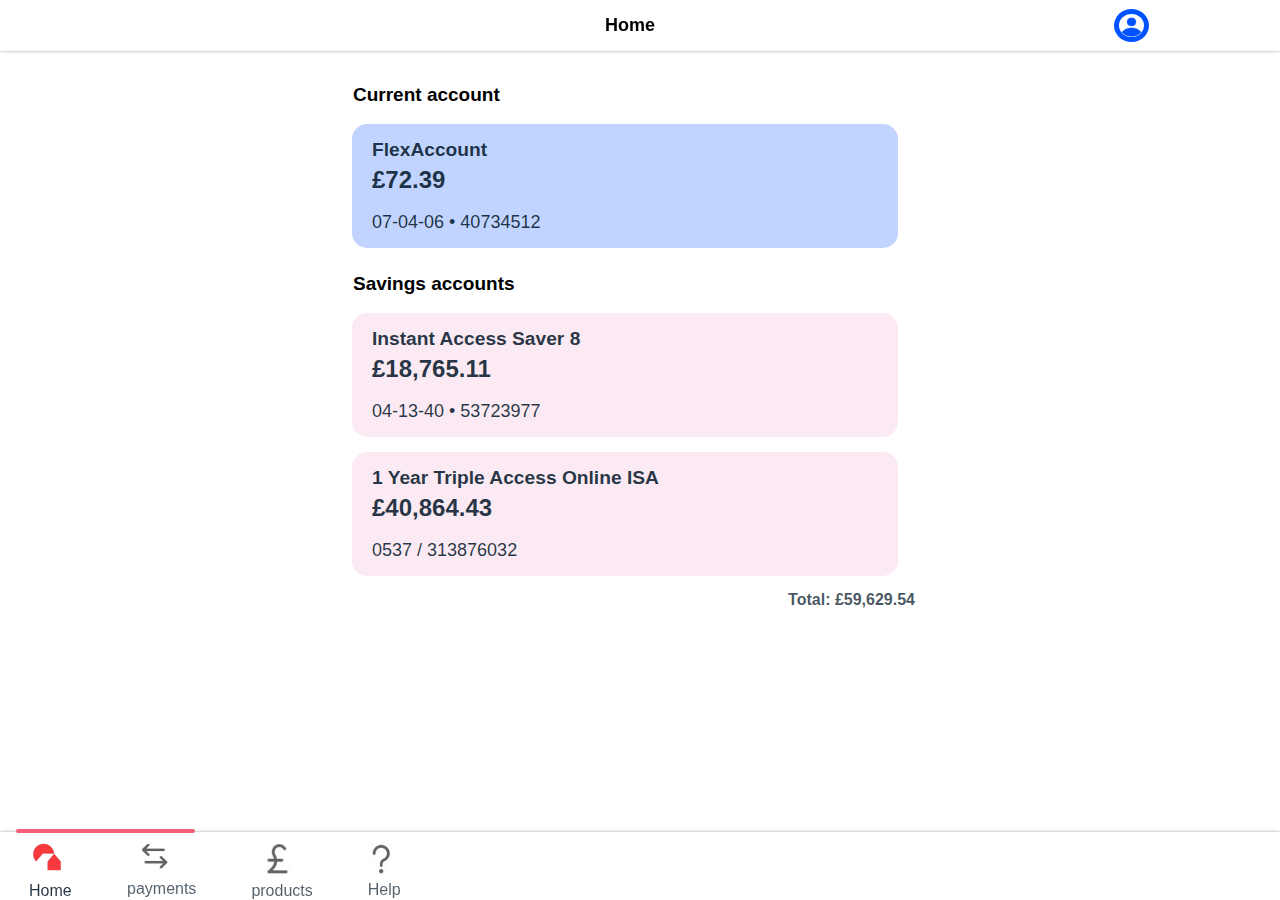
<file: index.html>
<!DOCTYPE html>
<html lang="en">
<head>
    <meta charset="UTF-8">
    <meta name="viewport" content="width=device-width, initial-scale=1.0">
    <link rel="stylesheet" href="sty.css">
    <title>Home</title>
</head>
<body>
    <!-- Navbar أعلى -->
    <nav class="navbar top-navbar">
        <ul>
            <li style="text-align: center;"><a href="#">Home</a></li>
            <li  style="padding-top: 10px;"> <a> <img class="top" src="user.png" alt=""></a></li>


        </ul>
        
       


    </nav><br>
   
    <section>
        <h2>Current account</h2>
        <div class="account-card blue-card">
            <p class="account-title">FlexAccount</p>
            <p class="account-balance">£72.39</p>
            <p class="history">07-04-06 • 40734512</p>
        </div>

        <h2 style="padding-top: 10px">Savings accounts</h2>
        <div class="account-card pink-card">
            <p class="account-title">Instant Access Saver 8</p>
            <p class="account-balance">£18,765.11</p>
            <p class="history">04-13-40 • 53723977</p>

        </div>
        <div class="account-card pink-card">
            <p class="account-title"><a style="color: #001427d9;text-decoration: none;" href="next.html">1 Year Triple Access Online ISA</a> </p>
            <p class="account-balance">£40,864.43</p>
            <p style="color: #001427d9 !important;" class="history">0537 / 313876032</p>

        </div>
        <p style="text-align: end ;padding-right: 25px; color: #001427ba ;  font-weight: bold;">Total: £59,629.54</p>
    </section>

    <!-- Navbar أسفل -->
    <nav class="navbar bottom-navbar">
        <ul>
            <li class="nav-item active" style="padding-left: 10px;"><a class="nav-link" href="#"><img style="width: 50px;" src="WhatsApp_Image_2024-11-16_at_10.46.48_a5d3ece4-removebg-preview.png" alt=""></a><p style="padding-left: 7px;color: #001427d9 !important;">Home</p ></li>
            <li style="padding-left: 35px;"><a style="padding-right: 8px;"  href="https://www.nationwide.co.uk/help/payments/"><img style="width: 26px;padding-top: 12px;margin-left: 15px;" src="Screenshot 2024-11-18 110300.png" alt=""></a><p style="padding-top: 11px;">payments</p></li>
            <li class="prod"><a style="padding-right: 8px;" href="https://www.nationwide-intermediary.co.uk/products"><img style="width: 25px;padding-top: 12px;margin-left: 15px;" src="str.png" alt=""></a><p  style="padding-top: 7px;">products</p></li>
            <li class="help" ><a style="padding-right: 8px;" href="https://www.nationwide.co.uk/help/"><img style="width: 25px ;padding-top: 10px;" src="qu.png" alt=""></a><p style="padding-top: 6px;">Help</p></li>
        </ul>
    </nav>
</body>
</html>
</file>
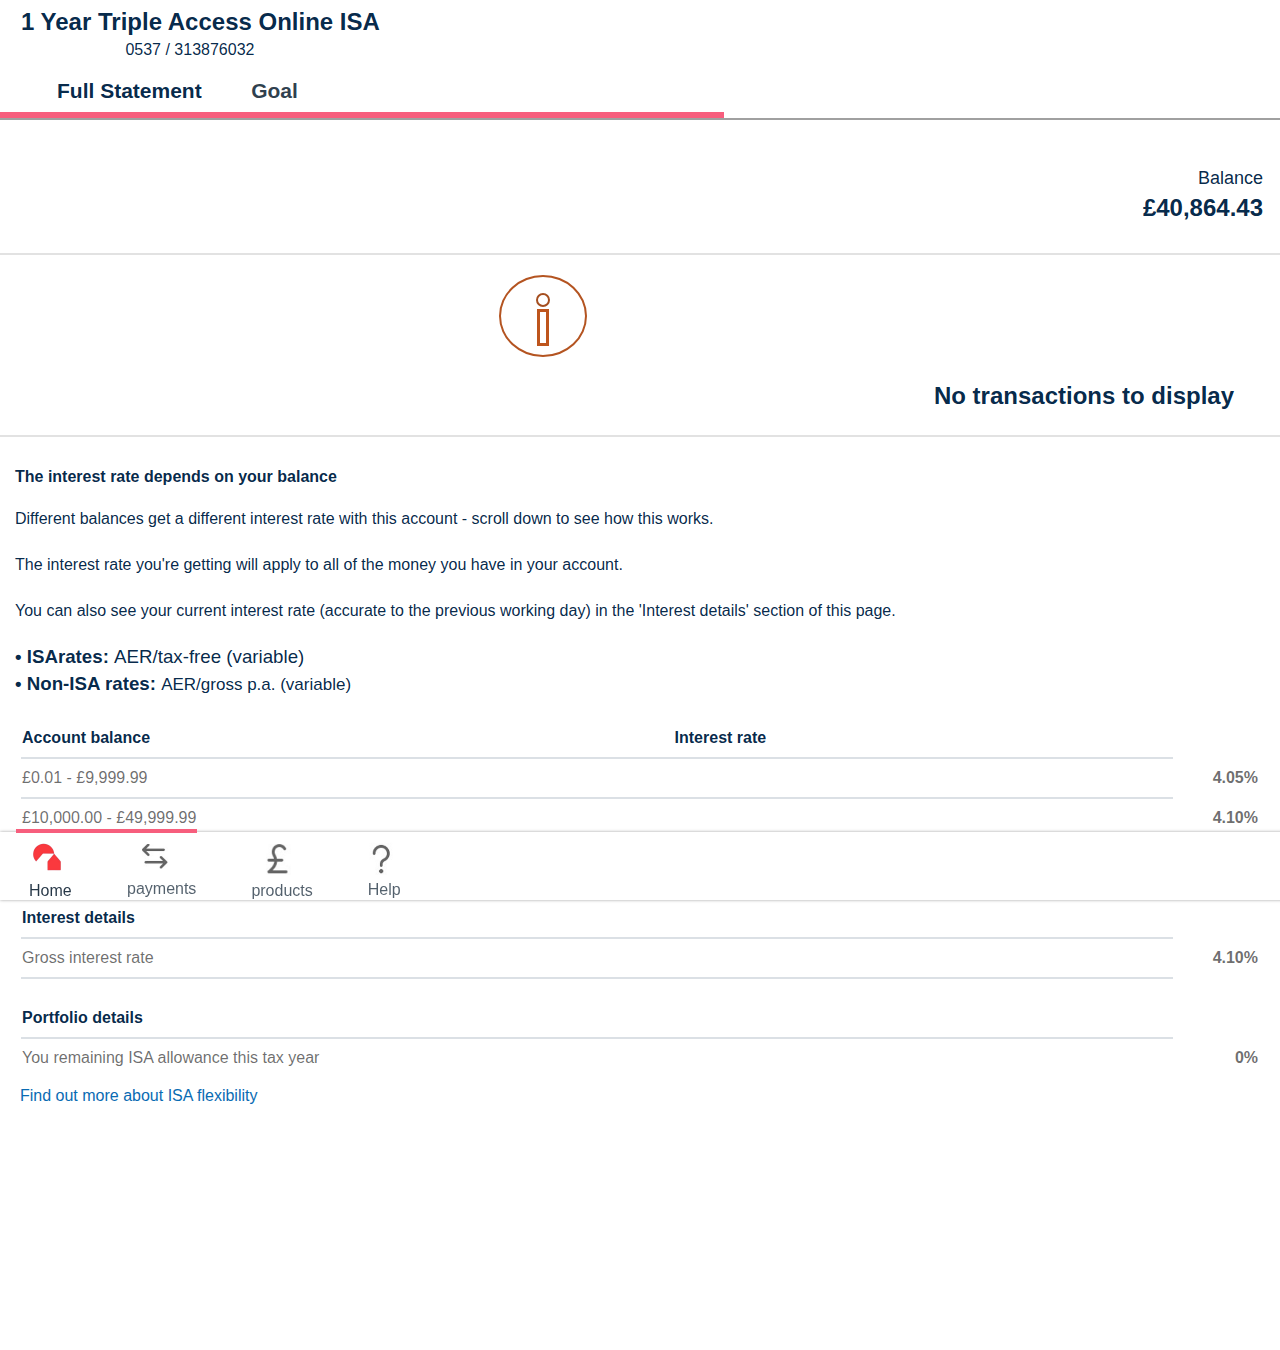
<file: next.html>
<!DOCTYPE html>
<html lang="en">
<head>
    <meta charset="UTF-8">
    <meta name="viewport" content="width=device-width, initial-scale=1.0">
    <link rel="stylesheet" href="page2.css">
    <title>?</title>
</head>
<body>
    <div class="header">
        <h2 style="padding-left: 21px;">1 Year Triple Access Online ISA</h2>
        <p style="font-weight: normal;padding-top: 5px;   text-decoration: none !important;">0537 / 313876032</p>
        <nav class= "topnav">
            <ul>
                <li class="nav-item active"><a style="text-decoration: none ;" class="nav-link" href="">Full Statement</a></li>
                <li class="go">Goal</li><br>
                <div style="padding-top: 15px;"></div>

            </ul>
        </nav>
    </div>
    <br>
    <section>
        <p style="padding-top: 150px ;font-size: large;" >Balance</p>
        <h2> £40,864.43</h2>
        <div class="div"> <div class="circle">
            <span style="margin-top: 22px;"><div style="border: 3px solid #BE551D;
                height: 31px;
                width: 6px;"></div></span>
        </div>
            <h2>No transactions to display</h2>

        </div>
    </section>
    <div class="sec">
        <p style="font-weight: bold;line-height: 0% !important;">The interest rate depends on your balance<p>
            <br>
            <p>Different balances get a different interest rate with this account - scroll down to see how this works.
            </p><br> 
            <p>The interest rate you're getting will apply to all of the money you have in your account.
            </p><br>
            <p>You can also see your current interest rate (accurate to the previous working day) in the 'Interest details' section of this page.
            </p>
            <br>
            <h3 style="display: inline;">• ISArates: <p style="display: inline; font-weight: normal;">AER/tax-free (variable)
            </p ></h3><br>
            <h3 style="display: inline;">• Non-ISA rates: <p style="display: inline; font-weight: normal;font-size: 17px;"> AER/gross p.a. (variable)
            </p ></h3>
    </div>
    <table style="margin-top: 20px;">
        <thead>

            <tr>
                <th>Account balance</th>
                <th style="padding-left: 87px;">Interest rate</th>
                

            </tr>
        </thead>
    </table>
    <div class="bod"></div>
    <table>
        <tbody>
            <tr></tr>
            <tr>
                <td > £0.01 - £9,999.99</td>
                <td class="left">4.05%</td>
            </tr>
        </tbody>
            </table>
            <div class="bod"></div>
            
            <table>
                <tbody>
                    <tr>

                        <td>£10,000.00 - £49,999.99</td>
                        <td class="left">4.10%</td>
        
        
                    </tr>
                </tbody>
            </table>
            <div class="bod"></div>

            
            <table><tbody> <tr>
                <td >£50,000.00 +</td>
                <td class="left">4.15%</td>

            </tr>
</tbody></table>   
<div class="bod"></div>
            
       

    <table style="margin-top: 20px;">
        <thead>
            <tr>
            <th>    Interest details</th>
            </tr>
        </thead>
    </table>
    <div class="bod"></div>
    <table>

        <tbody>
            <tr></tr>
            <tr>
                <td>Gross interest rate</td>
                <td class="left">4.10%</td>
            </tr>
            <tr></tr>
            
        </tbody>
    </table>
    <div class="bod"></div>
   
    
    <table style="margin-top: 20px;">
        <thead>
            <tr>
            <th>    Portfolio details</th>
            </tr>
        </thead>
      </table>
      <div class="bod"></div>
      <table>
        <tbody>
            <tr></tr>
            <tr>
                <td>You remaining ISA allowance this tax year</td>
                <td class="left">0%</td>
            </tr>

            
            
        </tbody>
    </table>
    
    <p style="padding-left: 20px;
  margin-top: 10px; "> <a  style="color: #096bb3; text-decoration: none;" href=" https://www.nationwide.co.uk/savings/help/isas-explained/">Find out more about ISA flexibility</a> </p>


    <nav class="navbar bottom-navbar">
        <ul>
            <li class="nav-item active" style="padding-left: 10px;"><a  class="nav-linkbot " href="index.html"><img style="width: 50px;" src="WhatsApp_Image_2024-11-16_at_10.46.48_a5d3ece4-removebg-preview.png" alt=""></a><p style="padding-left: 7px;color: #001427d9 !important;">Home</p ></li>
            <li style="padding-left: 35px;"><a style="padding-right: 8px;"  href="https://www.nationwide.co.uk/help/payments/"><img style="width: 26px;padding-top: 12px;margin-left: 15px;" src="Screenshot 2024-11-18 110300.png" alt=""></a><p style="padding-top: 11px;">payments</p></li>
            <li class="prod"><a style="padding-right: 8px;" href="https://www.nationwide-intermediary.co.uk/products"><img style="width: 25px;padding-top: 12px;margin-left: 15px;" src="str.png" alt=""></a><p  style="padding-top: 7px;">products</p></li>
            <li class="help" ><a style="padding-right: 8px;" href="https://www.nationwide.co.uk/help/"><img style="width: 25px ;padding-top: 10px;" src="qu.png" alt=""></a><p style="padding-top: 6px;">Help</p></li>
        </ul>
    </nav>
    
    
</body>
</html>
</file>
<file: page2.css>
*{
    margin: 0;
    padding: 0;
    color: #012547fa;
    font-family: Arial, sans-serif;



}
body{
    height: 1350px;
}
.header{
    text-align: center;
    margin-top: 8px;
    font-weight: bold;
    position: fixed;
    background-color: #ffffff;
    z-index: 10000;

}
.topnav{
    border-bottom: 2px solid rgb(160, 160, 160); /* سمك الخط ولونه */
    display: flex;
    background-color: #ffffff;
    position: fixed; /* لتثبيت الشريط */
    width: 100%;
    z-index: 1000; /* لضمان ظهور الشريط فوق المحتوى */
    padding-left: 12px;
    display: flex;
}
    .div {
        margin-top: 26px;
        padding-top: 20px;
        padding-bottom: 20px;
        border-bottom: 2px solid rgba(160, 160, 160, 0.31);
        border-top: 2px solid rgba(160, 160, 160, 0.31);
        /* سمك الخط ولونه */}
        .div img{
            width: 105px;
  position: relative;
  left: 34%;
        }
        .div h2{
            padding-top: 25px;
            padding-right: 46px;
        }
        
    
    .header ul {
    list-style-type: none;
    margin: 0;
    padding: 0;
    gap: 20px;
    padding-top: 20px;
}

.header ul li {
    display: inline;
    padding-left: 45px;
    font-size: 21px;
    padding-bottom: 20px;

}
    .nav-item > .nav-link:before {
        content: "";
        position: absolute;
        width: 56%;
        height: 6px;
        bottom: 0.5%;
        left: 0px;
        background-color: #fd7792;
 }
         .nav-item.active > a:before {
            visibility: visible;
            background-color: #f75e7d
            ;
            -webkit-transform: scaleX(1);
            -ms-transform: scaleX(1);
            transform: scaleX(1); }
            .go{
                color: #001427d4  !important;
                padding-left: 69px;

            }
            .bottom-navbar{
                display: flex;
                background-color: #ffffff;
                box-shadow: 0 0px 3px rgb(160, 160, 160);  
                position: fixed; /* لتثبيت الشريط */
                width: 100%;
                z-index: 1000; /* لضمان ظهور الشريط فوق المحتوى */
                padding-left: 12px;
                display: flex;
            
            }
            .bottom-navbar li p{
            color: #001427ad;    
            }
            .top-navbar {
                top: 0; /* تثبيت الشريط العلوي */
            }
            .help{
                padding-left: 35px;
            }
            .prod{
                padding-left: 35px;
            }
            @media only screen and (max-width: 400px) {
                .help{
                    padding-left: 15px;
                }.prod{
                    padding-left: 20px;
                }
            
            }
            
            .bottom-navbar {
                bottom: 0; /* تثبيت الشريط السفلي */
            }
            .navbar ul {
                list-style-type: none;
                margin: 0;
                padding: 0;
                display: flex;
                gap: 20px;
            }
            
            .navbar ul li {
                display: inline;
            }
            
            .navbar ul li a {
                color: black;
                text-decoration: none;
                font-size: 18px;
                display: flex;
                align-items: center;
                gap: 8px;
                font-weight: bold;
            }
            .nav-item > .nav-linkbot:before {
                content: "";
                position: absolute;
                width: 14%;
                height: 4px;
                bottom: 67px;
                left: 16px;}
                section p, section h2{
                    text-align: end;
                    padding-right: 17px;
                    padding-bottom: 5px;
                }
                .sec{
                    padding-left: 15px;
                    margin-top: 40px;
                }
                .sec p{
                    line-height: 28px;
                    padding-right: 18px;
                }
                table {
                    width: 100%;
                    border-collapse: collapse;
                }
                th, td {
                    text-align: left;
                    padding: 10px;
                    padding-left: 22px;
                            }
                th {
                    font-weight: bold;
                }
                td {
                    font-size: 16px;
                    color:  #00000094 !important   ; 

                }
                tr {
                    position: relative;
                }
                .bod{
                    border-top: solid 2px #01254724;
                    width: 90%;
                    margin-left: 21px;
                }
                .aft {
                    border-bottom: 1px solid;
                    width: calc(157% - 40px);
                    display: inline-block;
                    margin-left: 23px;
                    margin-bottom: 21px;
                  }        
                tr:last-child::after {
                    display: none; /* إزالة الخط من آخر صف */
                }
                .left{
                    text-align: end;
  padding-right: 22px;
  font-weight: bold;
                }
                .circle {
                    width: 84px;
                    height: 78px;
                    border: 2px solid #B45421; /* لون وسمك الدائرة */
                    border-radius: 50%; /* لجعل الشكل دائري */
                    display: flex;
                    align-items: center;
                    justify-content: center;
                    color: #B45421 !important;
                    font-size: 50px; /* حجم الحرف */
                    font-weight: bold;
                    font-family: Arial, sans-serif;
                    position: relative;
                    left: 39%;
                }
                .circle::after {
                    content: '';
                    position: absolute;
                    top: 20%;
                    width: 10px;
                    height: 10px;
                    border: 2px solid #A54E1F;
                    border-radius: 50%;
                }
                span{
                    color: #B45421 !important;

                }
</file>
<file: sty.css>
/* Reset CSS */
* {
    margin: 0;
    padding: 0;
    box-sizing: border-box;
}

body {
    font-family: Arial, sans-serif;
    background-color: #ffffff;
    padding: 0; /* إزالة المساحة الإضافية */
}

/* Header */
header {
    text-align: center;
    margin: 80px 0 20px; /* المسافة بين الـ header و navbar العلوي */
}

header h1 {
    font-size: 2rem;
    color: #333;
}

/* Navbar */
.top-navbar {
    display: flex;
    justify-content: center;
    background-color: #ffffff;
    box-shadow: 0 0px 3px rgb(160, 160, 160);  padding: 15px 5px;
    position: fixed; /* لتثبيت الشريط */
    width: 100%;
    z-index: 1000; /* لضمان ظهور الشريط فوق المحتوى */
}
.bottom-navbar{
    display: flex;
    background-color: #ffffff;
    box-shadow: 0 0px 3px rgb(160, 160, 160);  
    position: fixed; /* لتثبيت الشريط */
    width: 100%;
    z-index: 1000; /* لضمان ظهور الشريط فوق المحتوى */
    padding-left: 12px;
    display: flex;

}
.bottom-navbar li p{
color: #001427ad;    
}
.top-navbar {
    top: 0; /* تثبيت الشريط العلوي */
}
.help{
    padding-left: 35px;
}
.prod{
    padding-left: 35px;
}
@media only screen and (max-width: 400px) {
    .help{
        padding-left: 15px;
    }.prod{
        padding-left: 20px;
    }

}

.bottom-navbar {
    bottom: 0; /* تثبيت الشريط السفلي */
}



.navbar ul {
    list-style-type: none;
    margin: 0;
    padding: 0;
    display: flex;
    gap: 20px;
}

.navbar ul li {
    display: inline;
}

.navbar ul li a {
    color: black;
    text-decoration: none;
    font-size: 18px;
    display: flex;
    align-items: center;
    gap: 8px;
    font-weight: bold;
}

.navbar ul li a .top {
    width: 35px;
    height: 33px;
    border-radius: 50%; /* لجعل الصورة دائرية، احذف هذه السطر إن لم تكن تريد ذلك */
    position: fixed;
    left: 87%;
    border: solid #0052FF 5px;
}

.navbar ul li a:hover {
    color: #00bcd4;
}

/* Section */
section {
    width: 100%;
    max-width: 600px;
    margin: 66px auto; /* مساحة لتجنب التداخل مع navbar */
    padding-bottom: 60px; /* لضمان وجود مسافة أسفل المحتوى لتجنب تداخل الشريط السفلي */
}

h2 {
    font-size: 19px;
    color: #000;
    margin-bottom: 18px;
    padding-left: 13px;
}

.account-card {
    background-color: #e0e0e0;
    border-radius: 15px;
    padding: 15px 20px;
    margin-bottom: 15px;
    margin-left: 12px;
    width: 91%;
}

.account-title {
    font-size: 1.2rem;
    color: #001427d9;
    margin-bottom: 5px;
    font-weight: bold;
}

.account-balance {
    font-size: 1.5rem;
    color: #001427d9;
    font-weight: bold;
}
.history{
    font-size: 18px;
    color: #001427d9;
    padding-top: 18px;

}

.blue-card {
    background-color: #afc8ffc7;
}

.pink-card {
    background-color: #fae4f1c7 ;
}
.arrows {
    position: relative;
    width: 20px; /* عرض العمود */
    height: 60px; /* طول العمود */
    margin: 50px;
  }
  
  .arrows::before,
  .arrows::after {
    content: '';
    position: absolute;
    left: 50%;
    transform: translateX(-50%);
    border: 10px solid transparent; /* مثلث */
  }
  
  .arrows::before {
    border-bottom: 10px solid black; /* سهم يتجه للأسفل */
    top: 0;
  }
  
  .arrows::after {
    border-top: 10px solid black; /* سهم يتجه للأعلى */
    bottom: 0;
  }
.nav-item > .nav-link:before {
    content: "";
    position: absolute;
    width: 14%;
    height: 4px;
    bottom: 67px;
    left: 16px;
    background-color: #fd7792;
    visibility: hidden;
    -webkit-transform: scaleX(0);
    -ms-transform: scaleX(0);
    transform: scaleX(0);
    -webkit-transition: all 0.5s ease-in-out 0s;
    -o-transition: all 0.5s ease-in-out 0s;
    transition: all 0.5s ease-in-out 0s;
    border-radius: 40px;
    z-index: -1; }
     .nav-item.active > a:before {
        visibility: visible;
        background-color: #f75e7d
        ;
        -webkit-transform: scaleX(1);
        -ms-transform: scaleX(1);
        transform: scaleX(1); }
</file>
